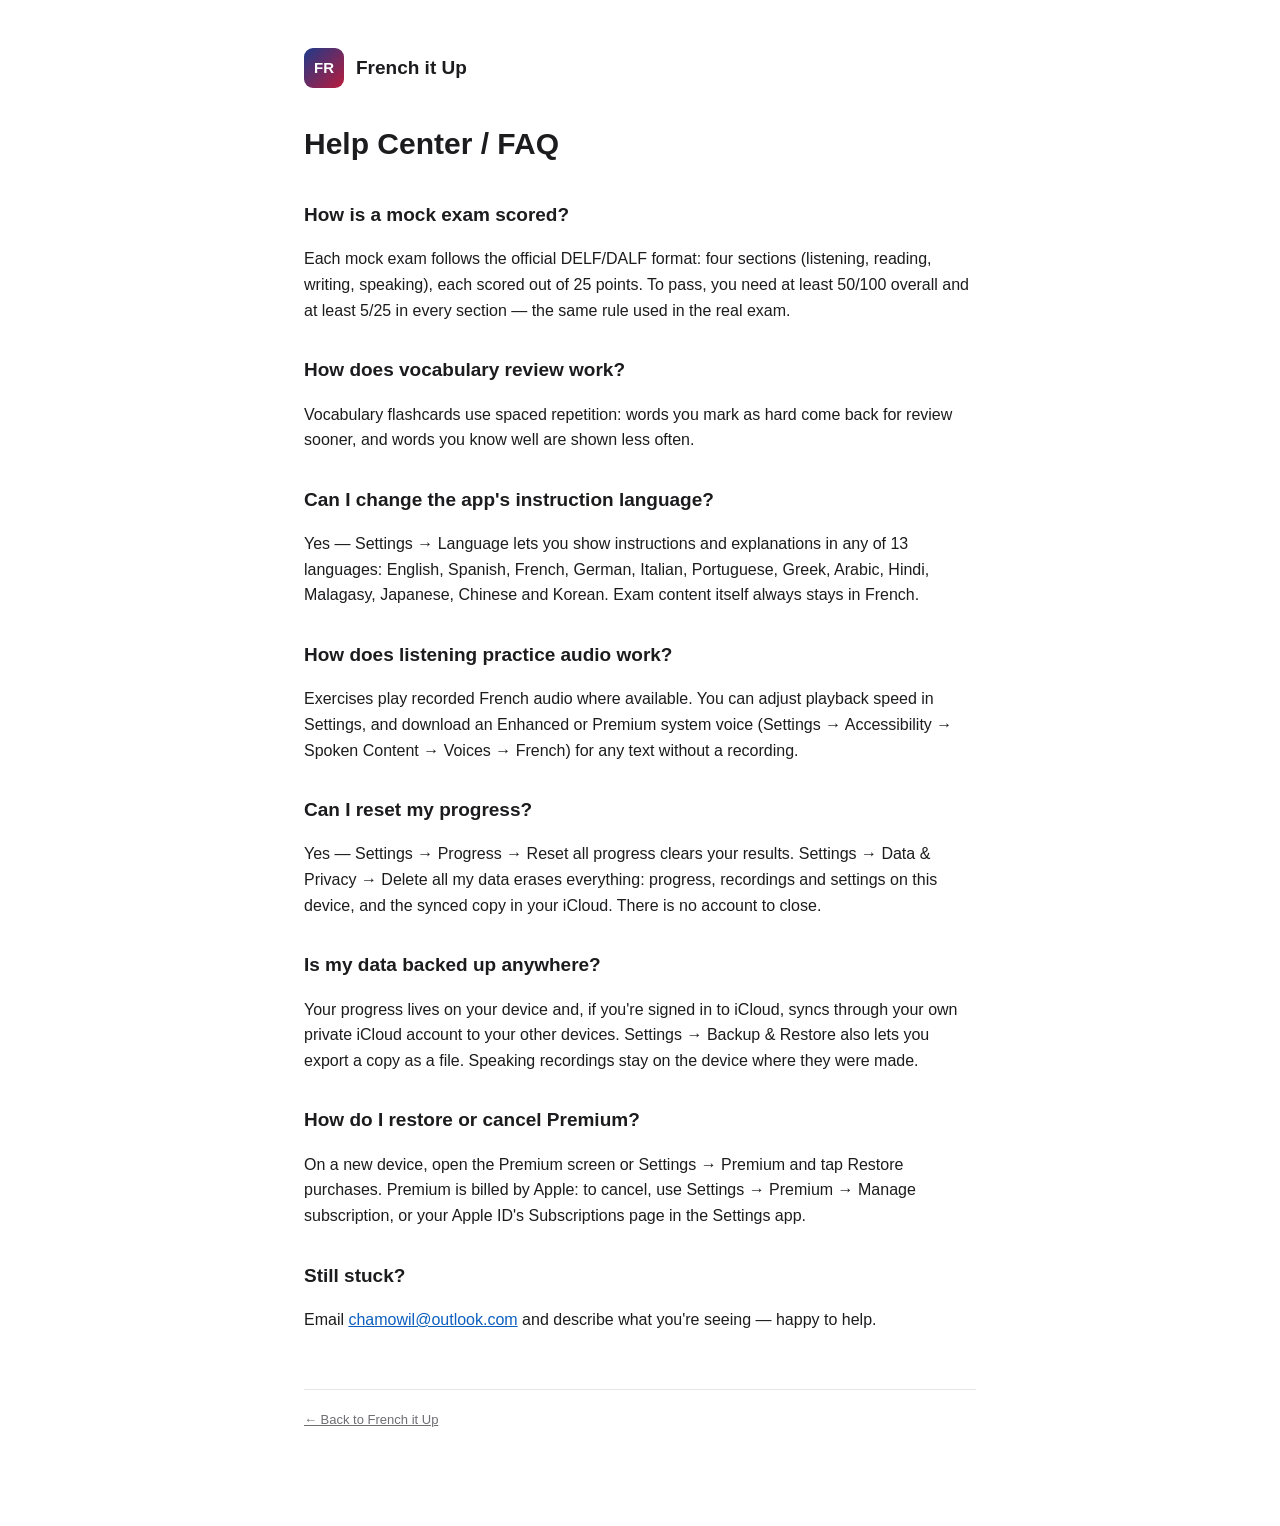
<file: help.html>
<!doctype html>
<html lang="en">
<head>
<meta charset="utf-8">
<meta name="viewport" content="width=device-width, initial-scale=1">
<title>Help Center — French it Up</title>
<link rel="stylesheet" href="style.css">
</head>
<body>
<div class="wrap">
  <div class="brand">
    <div class="brand-mark">FR</div>
    <a href="index.html">French it Up</a>
  </div>

  <h1>Help Center / FAQ</h1>

  <h2>How is a mock exam scored?</h2>
  <p>Each mock exam follows the official DELF/DALF format: four sections (listening,
  reading, writing, speaking), each scored out of 25 points. To pass, you need at least
  50/100 overall and at least 5/25 in every section — the same rule used in the real
  exam.</p>

  <h2>How does vocabulary review work?</h2>
  <p>Vocabulary flashcards use spaced repetition: words you mark as hard come back for
  review sooner, and words you know well are shown less often.</p>

  <h2>Can I change the app's instruction language?</h2>
  <p>Yes — Settings → Language lets you show instructions and explanations in any of 13
  languages: English, Spanish, French, German, Italian, Portuguese, Greek, Arabic, Hindi,
  Malagasy, Japanese, Chinese and Korean. Exam content itself always stays in French.</p>

  <h2>How does listening practice audio work?</h2>
  <p>Exercises play recorded French audio where available. You can adjust playback
  speed in Settings, and download an Enhanced or Premium system voice (Settings →
  Accessibility → Spoken Content → Voices → French) for any text without a recording.</p>

  <h2>Can I reset my progress?</h2>
  <p>Yes — Settings → Progress → Reset all progress clears your results. Settings → Data &amp;
  Privacy → Delete all my data erases everything: progress, recordings and settings on
  this device, and the synced copy in your iCloud. There is no account to close.</p>

  <h2>Is my data backed up anywhere?</h2>
  <p>Your progress lives on your device and, if you're signed in to iCloud, syncs through
  your own private iCloud account to your other devices. Settings → Backup &amp; Restore also
  lets you export a copy as a file. Speaking recordings stay on the device where they were
  made.</p>

  <h2>How do I restore or cancel Premium?</h2>
  <p>On a new device, open the Premium screen or Settings → Premium and tap Restore
  purchases. Premium is billed by Apple: to cancel, use Settings → Premium → Manage
  subscription, or your Apple ID's Subscriptions page in the Settings app.</p>

  <h2>Still stuck?</h2>
  <p>Email <a href="mailto:chamowil@outlook.com">chamowil@outlook.com</a> and describe what
  you're seeing — happy to help.</p>

  <footer>
    <a href="index.html">← Back to French it Up</a>
  </footer>
</div>
</body>
</html>
</file>
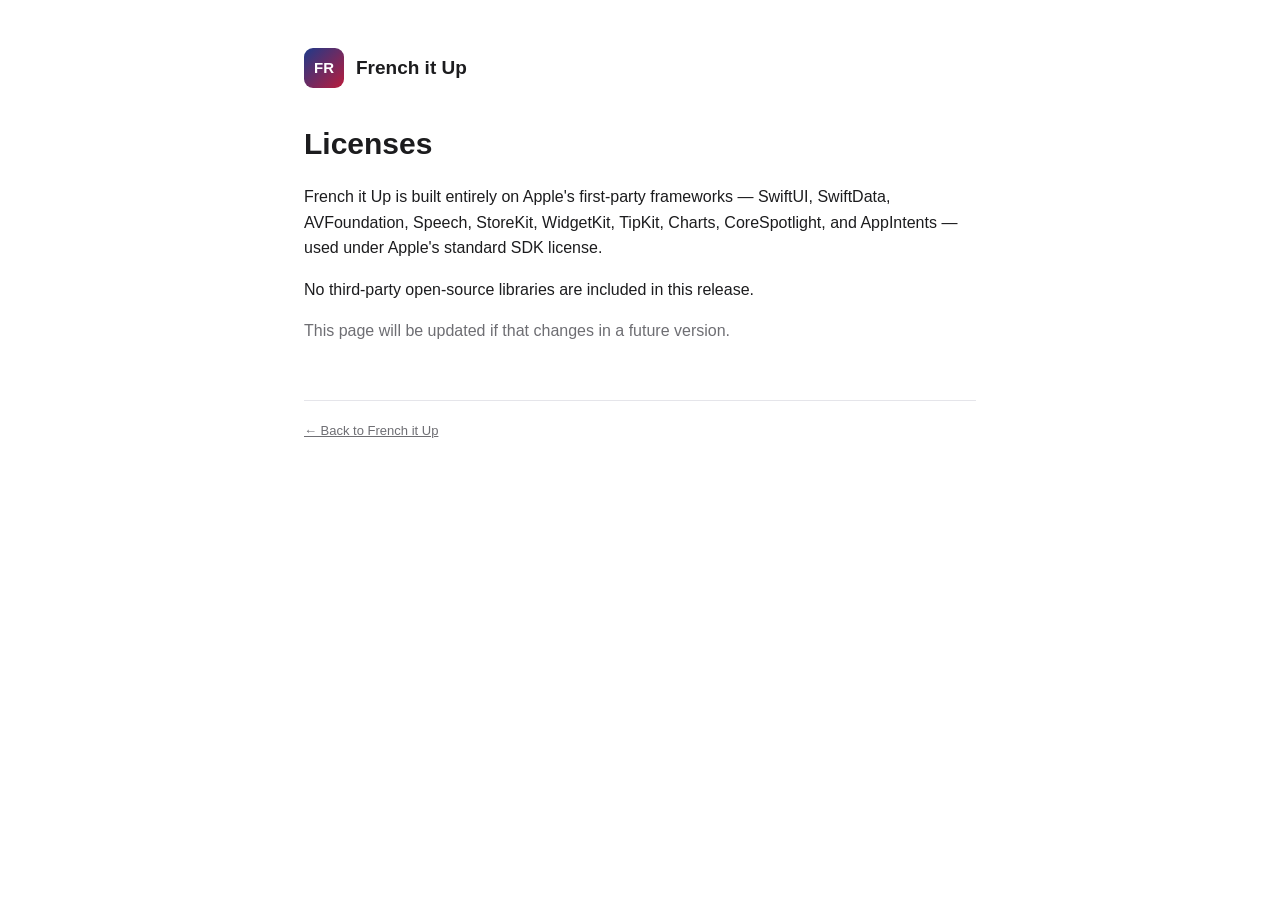
<file: licenses.html>
<!doctype html>
<html lang="en">
<head>
<meta charset="utf-8">
<meta name="viewport" content="width=device-width, initial-scale=1">
<title>Licenses — French it Up</title>
<link rel="stylesheet" href="style.css">
</head>
<body>
<div class="wrap">
  <div class="brand">
    <div class="brand-mark">FR</div>
    <a href="index.html">French it Up</a>
  </div>

  <h1>Licenses</h1>

  <p>French it Up is built entirely on Apple's first-party frameworks — SwiftUI, SwiftData,
  AVFoundation, Speech, StoreKit, WidgetKit, TipKit, Charts, CoreSpotlight, and
  AppIntents — used under Apple's standard SDK license.</p>

  <p>No third-party open-source libraries are included in this release.</p>

  <p class="muted">This page will be updated if that changes in a future version.</p>

  <footer>
    <a href="index.html">← Back to French it Up</a>
  </footer>
</div>
</body>
</html>
</file>
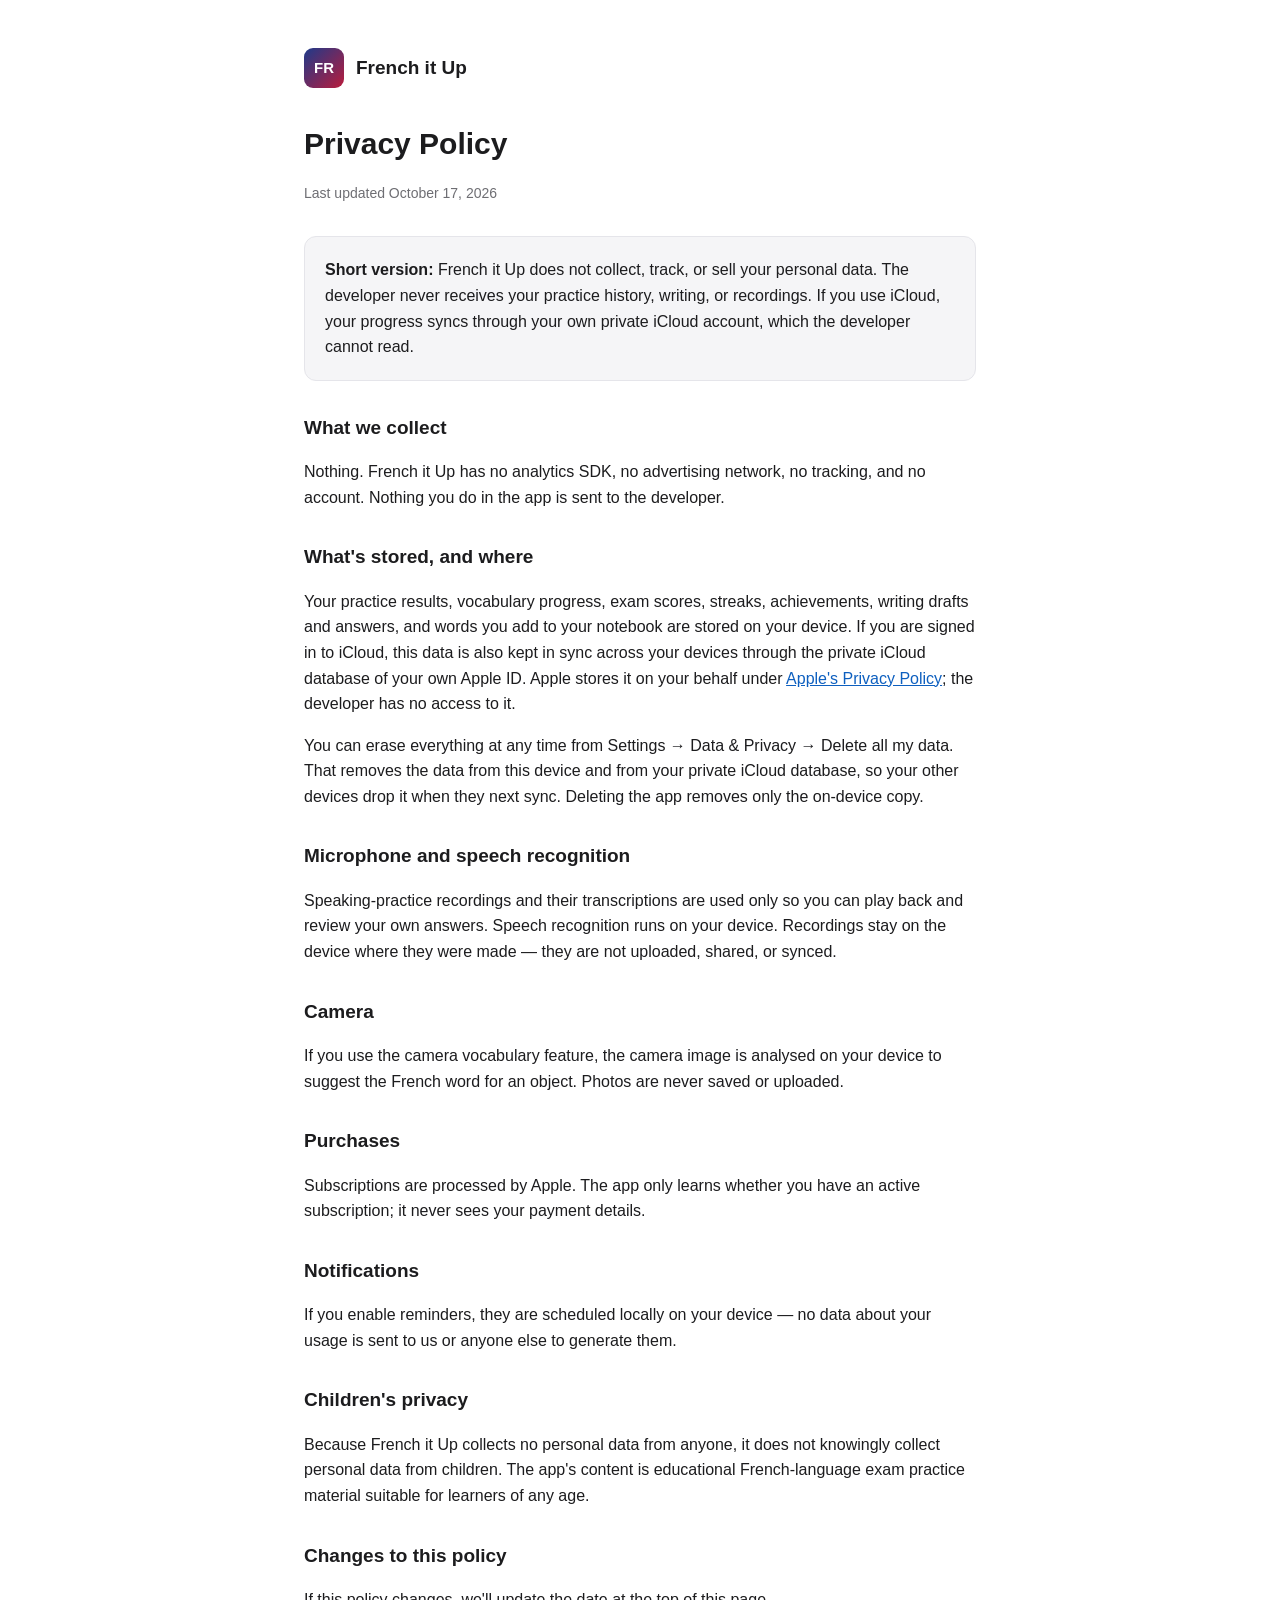
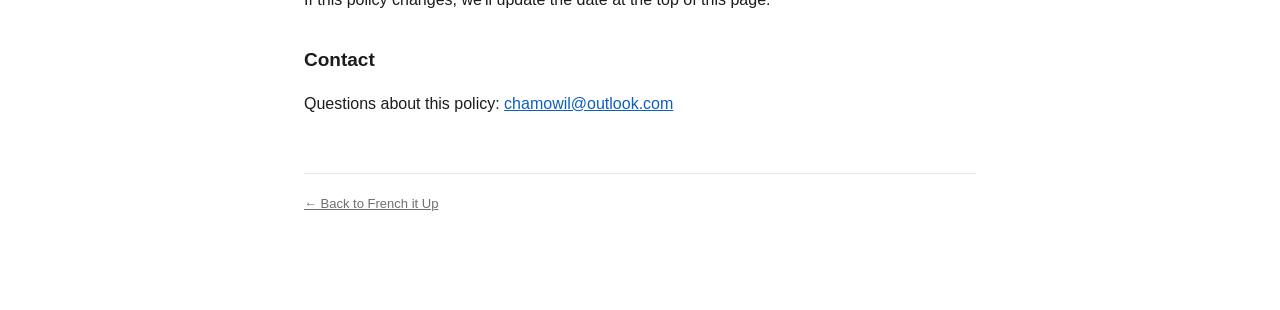
<file: privacy.html>
<!doctype html>
<html lang="en">
<head>
<meta charset="utf-8">
<meta name="viewport" content="width=device-width, initial-scale=1">
<title>Privacy Policy — French it Up</title>
<link rel="stylesheet" href="style.css">
</head>
<body>
<div class="wrap">
  <div class="brand">
    <div class="brand-mark">FR</div>
    <a href="index.html">French it Up</a>
  </div>

  <h1>Privacy Policy</h1>
  <p class="updated">Last updated October 17, 2026</p>

  <div class="card">
    <strong>Short version:</strong> French it Up does not collect, track, or sell your
    personal data. The developer never receives your practice history, writing, or
    recordings. If you use iCloud, your progress syncs through your own private iCloud
    account, which the developer cannot read.
  </div>

  <h2>What we collect</h2>
  <p>Nothing. French it Up has no analytics SDK, no advertising network, no tracking, and
  no account. Nothing you do in the app is sent to the developer.</p>

  <h2>What's stored, and where</h2>
  <p>Your practice results, vocabulary progress, exam scores, streaks, achievements,
  writing drafts and answers, and words you add to your notebook are stored on your
  device. If you are signed in to iCloud, this data is also kept in sync across your
  devices through the private iCloud database of your own Apple ID. Apple stores it on
  your behalf under
  <a href="https://www.apple.com/legal/privacy/">Apple's Privacy Policy</a>; the developer
  has no access to it.</p>
  <p>You can erase everything at any time from Settings → Data &amp; Privacy → Delete all my
  data. That removes the data from this device and from your private iCloud database, so
  your other devices drop it when they next sync. Deleting the app removes only the
  on-device copy.</p>

  <h2>Microphone and speech recognition</h2>
  <p>Speaking-practice recordings and their transcriptions are used only so you can play
  back and review your own answers. Speech recognition runs on your device. Recordings
  stay on the device where they were made — they are not uploaded, shared, or synced.</p>

  <h2>Camera</h2>
  <p>If you use the camera vocabulary feature, the camera image is analysed on your
  device to suggest the French word for an object. Photos are never saved or
  uploaded.</p>

  <h2>Purchases</h2>
  <p>Subscriptions are processed by Apple. The app only learns whether you have an
  active subscription; it never sees your payment details.</p>

  <h2>Notifications</h2>
  <p>If you enable reminders, they are scheduled locally on your device — no data about
  your usage is sent to us or anyone else to generate them.</p>

  <h2>Children's privacy</h2>
  <p>Because French it Up collects no personal data from anyone, it does not knowingly
  collect personal data from children. The app's content is educational French-language
  exam practice material suitable for learners of any age.</p>

  <h2>Changes to this policy</h2>
  <p>If this policy changes, we'll update the date at the top of this page.</p>

  <h2>Contact</h2>
  <p>Questions about this policy: <a href="mailto:chamowil@outlook.com">chamowil@outlook.com</a></p>

  <footer>
    <a href="index.html">← Back to French it Up</a>
  </footer>
</div>
</body>
</html>
</file>
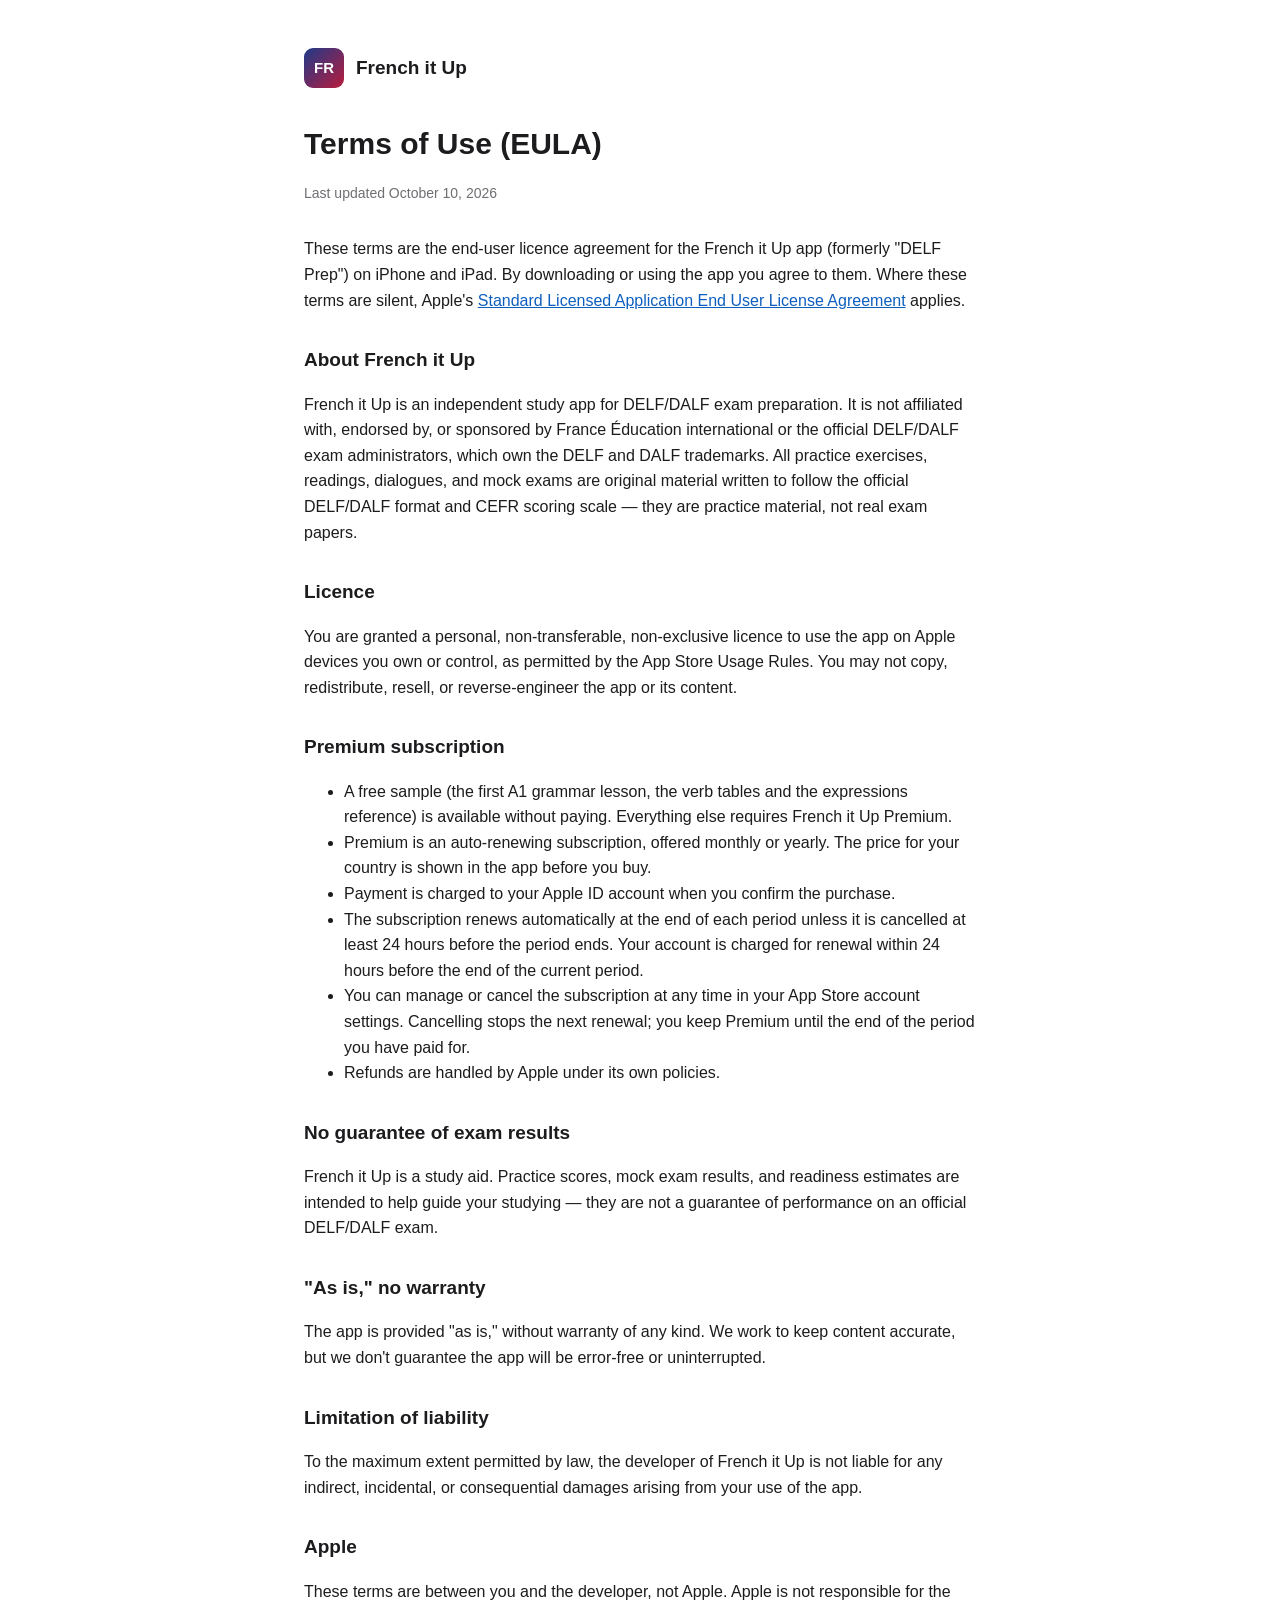
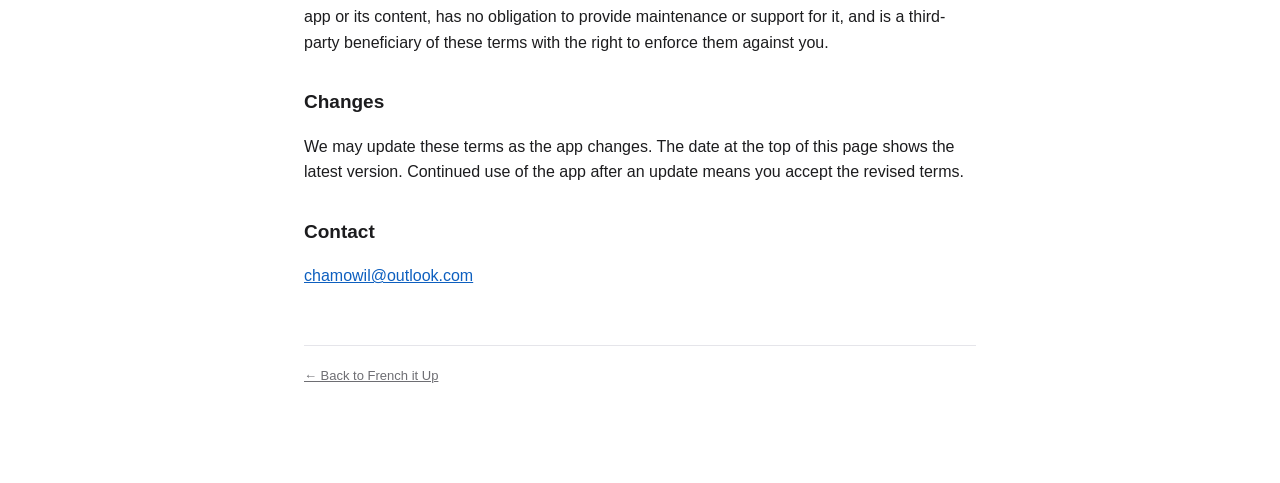
<file: terms.html>
<!doctype html>
<html lang="en">
<head>
<meta charset="utf-8">
<meta name="viewport" content="width=device-width, initial-scale=1">
<title>Terms of Use — French it Up</title>
<link rel="stylesheet" href="style.css">
</head>
<body>
<div class="wrap">
  <div class="brand">
    <div class="brand-mark">FR</div>
    <a href="index.html">French it Up</a>
  </div>

  <h1>Terms of Use (EULA)</h1>
  <p class="updated">Last updated October 10, 2026</p>

  <p>These terms are the end-user licence agreement for the French it Up app
  (formerly "DELF Prep") on iPhone and iPad. By downloading or using the app you
  agree to them. Where these terms are silent, Apple's
  <a href="https://www.apple.com/legal/internet-services/itunes/dev/stdeula/">Standard
  Licensed Application End User License Agreement</a> applies.</p>

  <h2>About French it Up</h2>
  <p>French it Up is an independent study app for DELF/DALF exam preparation. It is not
  affiliated with, endorsed by, or sponsored by France Éducation international or the
  official DELF/DALF exam administrators, which own the DELF and DALF trademarks. All
  practice exercises, readings, dialogues, and mock exams are original material written
  to follow the official DELF/DALF format and CEFR scoring scale — they are practice
  material, not real exam papers.</p>

  <h2>Licence</h2>
  <p>You are granted a personal, non-transferable, non-exclusive licence to use the app
  on Apple devices you own or control, as permitted by the App Store Usage Rules. You may
  not copy, redistribute, resell, or reverse-engineer the app or its content.</p>

  <h2>Premium subscription</h2>
  <ul>
    <li>A free sample (the first A1 grammar lesson, the verb tables and the expressions
    reference) is available without paying. Everything else requires French it Up
    Premium.</li>
    <li>Premium is an auto-renewing subscription, offered monthly or yearly. The price
    for your country is shown in the app before you buy.</li>
    <li>Payment is charged to your Apple ID account when you confirm the purchase.</li>
    <li>The subscription renews automatically at the end of each period unless it is
    cancelled at least 24 hours before the period ends. Your account is charged for
    renewal within 24 hours before the end of the current period.</li>
    <li>You can manage or cancel the subscription at any time in your App Store account
    settings. Cancelling stops the next renewal; you keep Premium until the end of the
    period you have paid for.</li>
    <li>Refunds are handled by Apple under its own policies.</li>
  </ul>

  <h2>No guarantee of exam results</h2>
  <p>French it Up is a study aid. Practice scores, mock exam results, and readiness
  estimates are intended to help guide your studying — they are not a guarantee of
  performance on an official DELF/DALF exam.</p>

  <h2>"As is," no warranty</h2>
  <p>The app is provided "as is," without warranty of any kind. We work to keep content
  accurate, but we don't guarantee the app will be error-free or uninterrupted.</p>

  <h2>Limitation of liability</h2>
  <p>To the maximum extent permitted by law, the developer of French it Up is not liable
  for any indirect, incidental, or consequential damages arising from your use of the
  app.</p>

  <h2>Apple</h2>
  <p>These terms are between you and the developer, not Apple. Apple is not responsible
  for the app or its content, has no obligation to provide maintenance or support for
  it, and is a third-party beneficiary of these terms with the right to enforce them
  against you.</p>

  <h2>Changes</h2>
  <p>We may update these terms as the app changes. The date at the top of this page
  shows the latest version. Continued use of the app after an update means you accept
  the revised terms.</p>

  <h2>Contact</h2>
  <p><a href="mailto:chamowil@outlook.com">chamowil@outlook.com</a></p>

  <footer>
    <a href="index.html">← Back to French it Up</a>
  </footer>
</div>
</body>
</html>
</file>
<file: style.css>
:root {
  --bg: #ffffff;
  --fg: #1c1c1e;
  --muted: #6e6e73;
  --accent: #0d5fbf;
  --card: #f5f5f7;
  --border: #e5e5ea;
}

@media (prefers-color-scheme: dark) {
  :root {
    --bg: #0f1115;
    --fg: #f2f2f7;
    --muted: #9a9aa2;
    --accent: #5aa2ff;
    --card: #1a1c22;
    --border: #2c2e36;
  }
}

* { box-sizing: border-box; }

body {
  margin: 0;
  background: var(--bg);
  color: var(--fg);
  font-family: -apple-system, BlinkMacSystemFont, "Segoe UI", Roboto, Helvetica, Arial, sans-serif;
  line-height: 1.6;
}

.wrap {
  max-width: 720px;
  margin: 0 auto;
  padding: 48px 24px 96px;
}

.brand {
  display: flex;
  align-items: center;
  gap: 12px;
  margin-bottom: 32px;
}

.brand-mark {
  width: 40px;
  height: 40px;
  border-radius: 9px;
  background: linear-gradient(135deg, #1e3a8a, #b91c3c);
  display: flex;
  align-items: center;
  justify-content: center;
  color: #fff;
  font-weight: 700;
  font-size: 15px;
  flex-shrink: 0;
}

.brand a {
  color: var(--fg);
  text-decoration: none;
  font-weight: 600;
  font-size: 19px;
}

h1 {
  font-size: 30px;
  margin: 0 0 6px;
}

.updated {
  color: var(--muted);
  font-size: 14px;
  margin-bottom: 32px;
}

h2 {
  font-size: 19px;
  margin: 32px 0 10px;
}

p, li { color: var(--fg); }

.muted { color: var(--muted); }

a { color: var(--accent); }

.card {
  background: var(--card);
  border: 1px solid var(--border);
  border-radius: 12px;
  padding: 20px;
  margin: 24px 0;
}

nav.index-links {
  display: grid;
  gap: 12px;
  margin-top: 24px;
}

nav.index-links a {
  display: block;
  padding: 16px 18px;
  background: var(--card);
  border: 1px solid var(--border);
  border-radius: 12px;
  text-decoration: none;
  color: var(--fg);
  font-weight: 600;
}

nav.index-links a span {
  display: block;
  font-weight: 400;
  color: var(--muted);
  font-size: 14px;
  margin-top: 2px;
}

footer {
  margin-top: 56px;
  padding-top: 20px;
  border-top: 1px solid var(--border);
  color: var(--muted);
  font-size: 13px;
}

footer a { color: var(--muted); }
</file>
